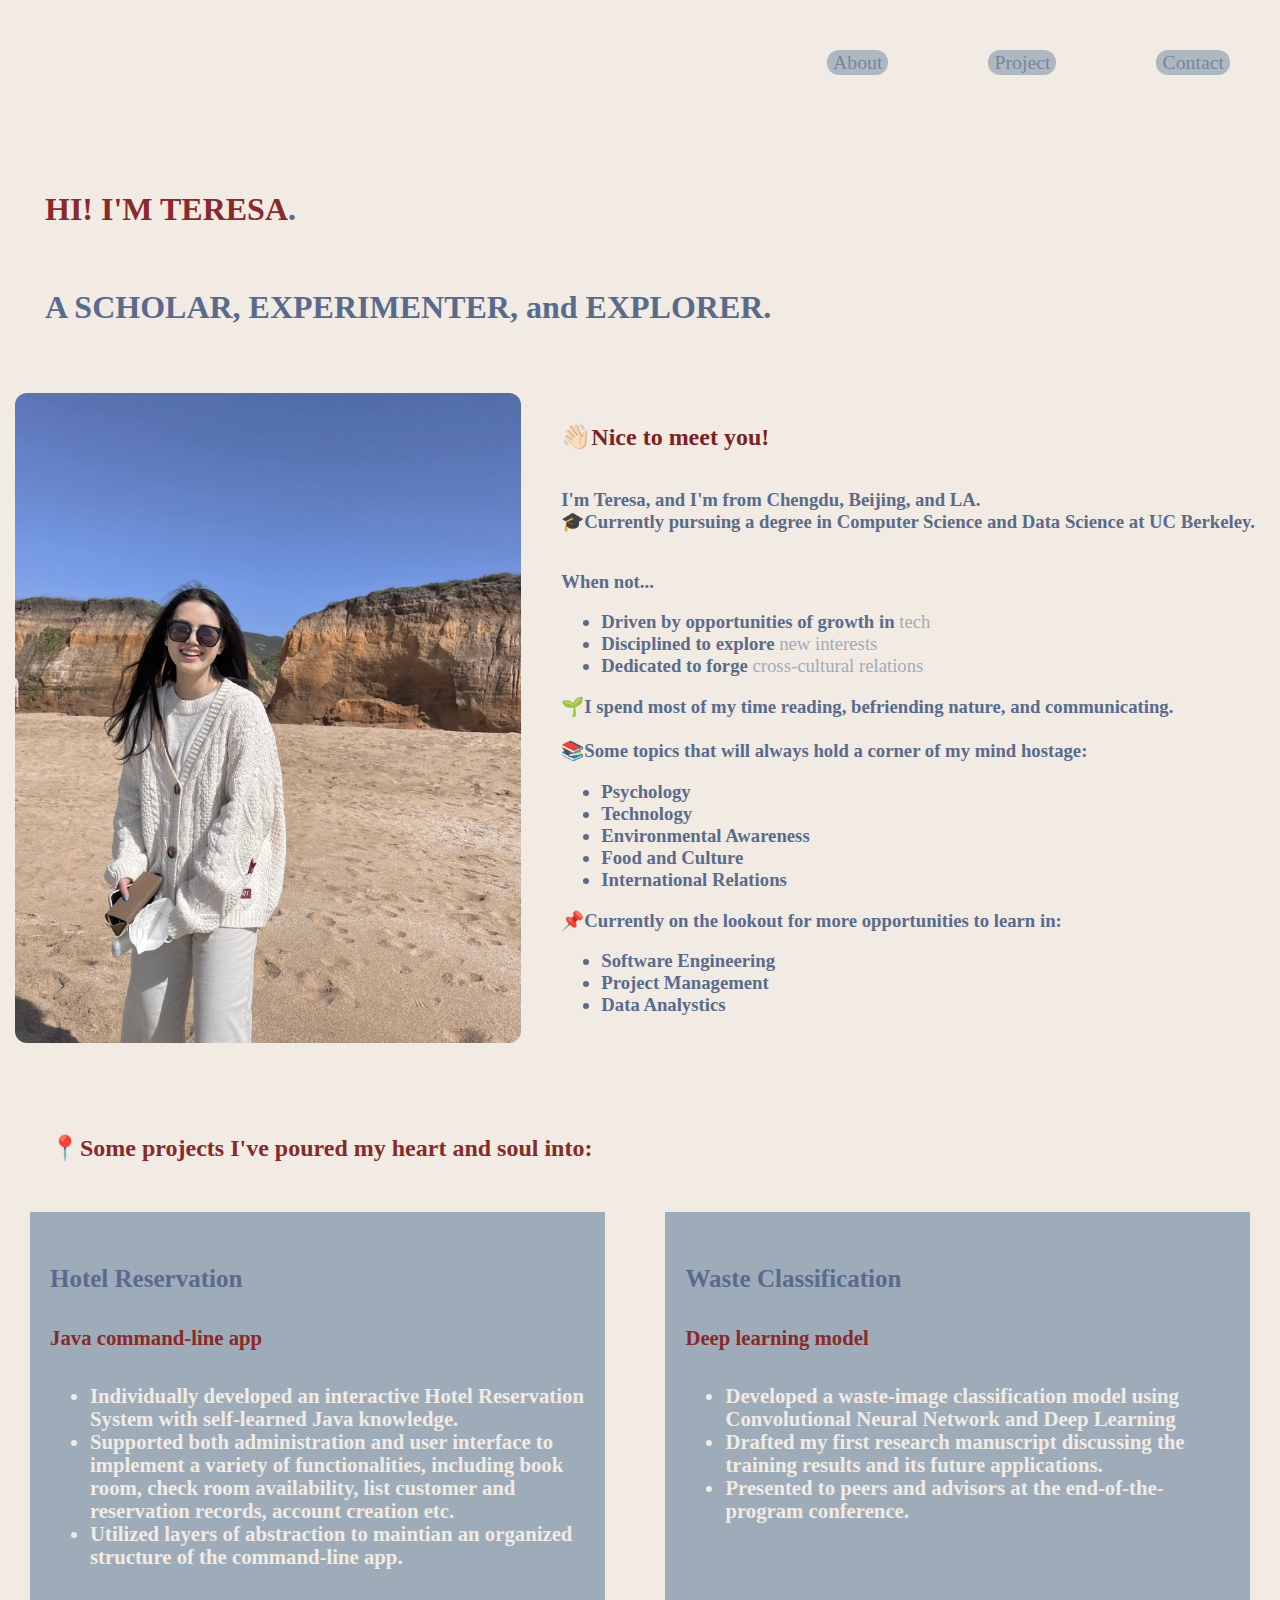
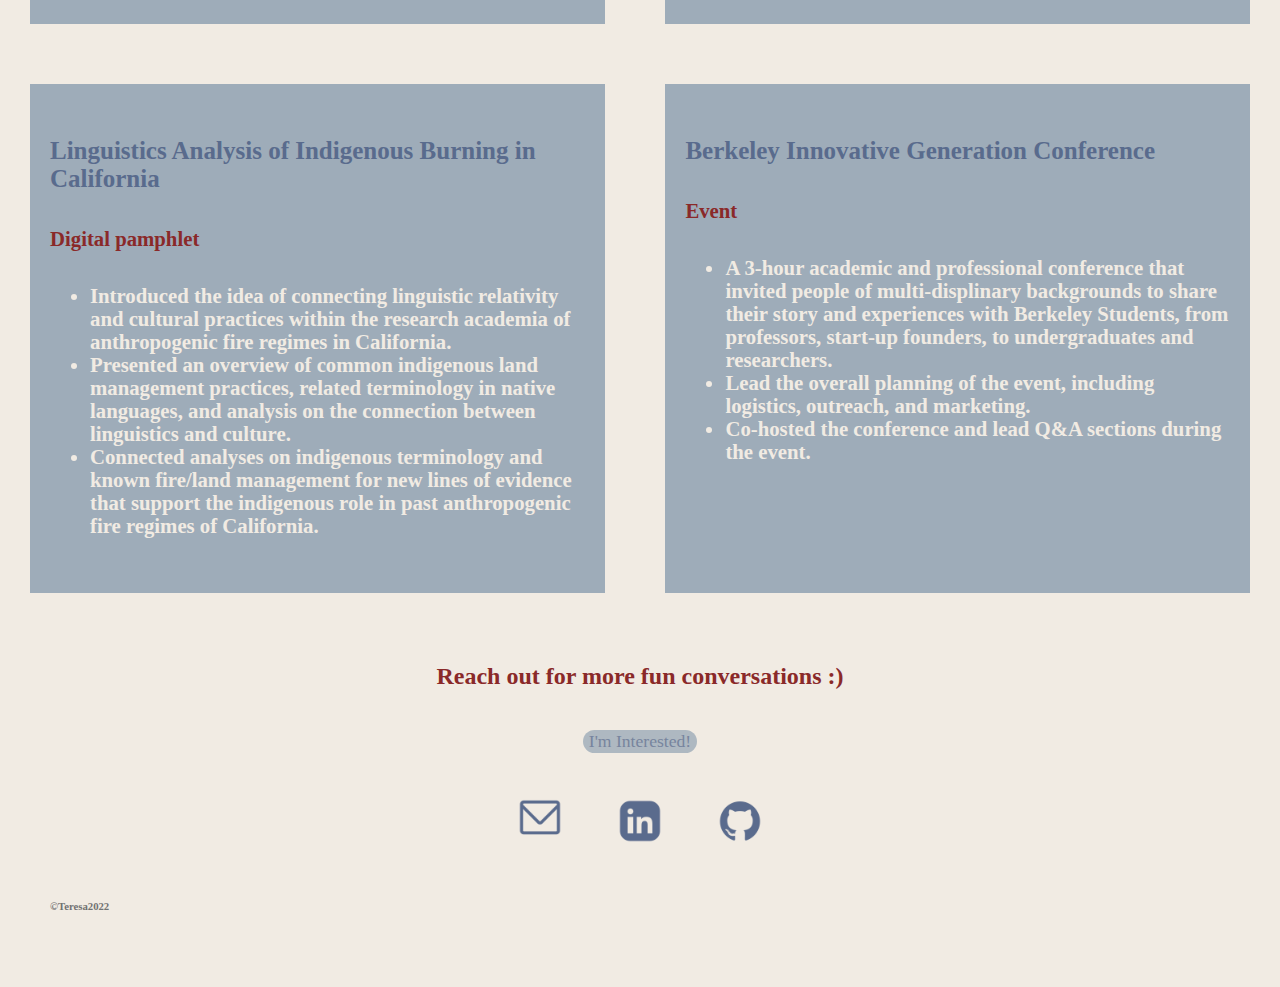
<file: index.html>
<!DOCTYPE html>
<html lang="en">

<head>
    <title>I'm Teresa Luo</title>
    <!-- <author>Teresa Luo</author> -->
    <meta charset="UTF-8">
    <meta name="viewport" content="width=device-width, initial-scale=1.0">
    <meta http-equiv="X-UA-Compatible" content="ie=edge">
    <link rel="stylesheet", href="styles.css">

</head>

<body>
    <html>
        <div class="navbar">
            <div class="nav">
                <div class="nav-button">
                    <a href="#About"> 
                        <button class="button darkerBlue" type="button">About</button>
                    </a>   
                </div>
                <div class="nav-button">
                    <a href="#Project"> 
                        <button class="button darkerBlue" type="button">Project</button>
                    </a>
                </div>
                <div class="nav-button">
                    <a href="#Contact"> 
                        <button class="button darkerBlue" type="button">Contact</button>
                    </a>    
                </div>
            </div>
        </div>
        
        <div class="mainIntro darkerBlue">
            <h1><span style="color: rgb(138, 41, 41)">HI! I'M TERESA</span>.</h1>
            <br>
            <h1>A SCHOLAR, EXPERIMENTER, and EXPLORER.</h1>
        </div>

        <div id="About">
            <div class="biocontainer">
                <div class="bio">
                    <img src="Me.jpg" alt="Teresa" class="mePhoto">
                </div>

                <div class="aboutMe darkerBlue">
                    <h2>👋🏻<span style="color: rgb(124, 34, 34)">Nice to meet you!</span></h2>
                    <h3>
                    I'm Teresa, and I'm from Chengdu, Beijing, and LA. 
                    <br>
                    <span>🎓Currently pursuing a degree in Computer Science and Data Science at UC Berkeley. </span>
                    </h3>

                    <h3>When not...  
                        <ul>
                            <li>Driven by opportunities of growth in 
                                <a href="http://data8.org/fa22/" target= _blank style="font-weight:400; color:rgb(158, 172, 185)">tech</a>
                            </li>
                            <li>Disciplined to explore
                                <a href="https://fullstackdecal.com/" target= _blank style="font-weight:400; color:rgb(158, 172, 185)">new interests</a>
                            </li>
                            <li>Dedicated to forge 
                                <a href="https://www.berkeleychinasummit.org/" target= _blank style="font-weight:400; color:rgb(158, 172, 185)">cross-cultural relations</a>
                            </li>
                        </ul>
                    🌱I spend most of my time reading, befriending nature, and communicating.
                    <br>   
                    <br>
                    📚Some topics that will always hold a corner of my mind hostage: 
                    <ul>
                        <li >Psychology</li>
                        <li>Technology</li>
                        <li>Environmental Awareness</li>
                        <li>Food and Culture</li>
                        <li>International Relations</li>
                    </ul>
                    
                    📌Currently on the lookout for more opportunities to learn in: 
                    <ul>
                        <li>Software Engineering</li>
                        <li>Project Management</li>
                        <li>Data Analystics</li>
                    </ul>
                    </h3> 
                </div>  
            </div>
        </div>
        
        <div id="Project">
            <h2 class="subtitle-Project prettyRed">📍Some projects I've poured my heart and soul into:</h2>

            <div class="grid-container">
                <div class="item item-1">
                    <h4>
                        <a class="title" href="https://github.com/teresaluo1210/Hotel-Reservation" target= _blank>
                            Hotel Reservation</a>
                    </h4>
                    <h5 class="subtitle prettyRed">Java command-line app</h5>
                    <div class="projectdes">
                        <h5>
                        <ul>
                            <li>Individually developed an interactive Hotel Reservation System with self-learned Java knowledge.</li>
                            <li>Supported both administration and user interface to implement a variety of functionalities, including book room, 
                                check room availability, list customer and reservation records, account creation etc. </li>
                            <li>Utilized layers of abstraction to maintian an organized structure of the command-line app.</li>
                        </ul>
                        </h5>
                    </div>
                </div>

                <div class="item item-2">
                    <h4>
                        <a class="title" href="https://drive.google.com/file/d/1z6J8eS9vQh0kC7H7gb4BIqSaFN6-qBXB/view?usp=sharing" target= _blank> 
                        Waste Classification</a>
                    </h4>            
                    <h5 class="subtitle prettyRed">Deep learning model</h5>
                    <div class="projectdes">
                        <h5>
                        <ul>
                            <li>Developed a waste-image classification model using Convolutional Neural Network and Deep Learning</li>
                            <li>Drafted my first research manuscript discussing the training results and its future applications. </li>
                            <li>Presented to peers and advisors at the end-of-the-program conference. </li>
                        </ul>
                        </h5>
                    </div>
                </div>

                <div class="item item-3">
                    <h4 >
                        <a class="title" href="https://drive.google.com/file/d/1kk6t6iTr2fys7L89GQFjZM2b2_qLtI6R/view?usp=sharing" target= _blank>
                            Linguistics Analysis of Indigenous Burning in California</a>
                    </h4>
                    <h5 class="subtitle prettyRed">Digital pamphlet</h5>
                    <div class="projectdes">
                        <h5>
                        <ul>
                            <li>Introduced the idea of connecting linguistic relativity and cultural practices within the research academia of 
                                anthropogenic fire regimes in California.</li>
                            <li>Presented an overview of common indigenous land management practices, 
                                related terminology in native languages, and analysis on the connection between linguistics and culture.</li>
                            <li>Connected analyses on indigenous terminology and known fire/land management for new lines of evidence that 
                                support the indigenous role in past anthropogenic fire regimes of California.
                            </li>
                        </ul>
                        </h5>
                    </div>
                </div>

                <div class="item item-4">
                    <h4> 
                        <a class="title" href="https://www.youtube.com/playlist?list=PLlT9ZH4-urLvkiHZXj6w25EOOG-_flZfl" target= _blank 
                        >Berkeley Innovative Generation Conference</a></h4>
                    <h5 class="subtitle prettyRed">Event</h5>
                    <div class="projectdes">
                        <h5>
                        <ul>
                            <li>A 3-hour academic and professional conference that invited people of multi-displinary backgrounds to share 
                                their story and experiences with Berkeley Students, from professors, start-up founders, to undergraduates and 
                                researchers.</li>
                            <li>Lead the overall planning of the event, including logistics, outreach, and marketing. </li>
                            <li>Co-hosted the conference and lead Q&A sections during the event.</li>
                        </ul>
                        </h5>
                    </div>
                </div>
            </div>
        </div>

        <div id="Contact">
            <div class="contactContainer">
                <div>
                    <h2 class="reachout prettyRed">Reach out for more fun conversations :)</h2>
                </div>

                <div>
                    <a class="contactElem" target="_blank" href="interestForm.html">
                        <button class="button darkerBlue" type="button">I'm Interested!</button>
                    </a>
                </div>
                <br>
                <div class="contactElem">
                    <a href="mailto: teresaluo1210@berkeley.edu" target= _blank><img class="logo" src="email.png"/></a>
                    <a href="https://www.linkedin.com/in/teresa-luo-lmk1210/" target= _blank><img class="logo" src="linkedin.png"/></a>
                    <a href="https://github.com/teresaluo1210" target= _blank><img class="logo" src="github.png"/></a>
                </div>
            </div>
        </div>

        <div class="footnote">
            <h6>©Teresa2022</h6>
        </div>

    </html>
</body>
</file>
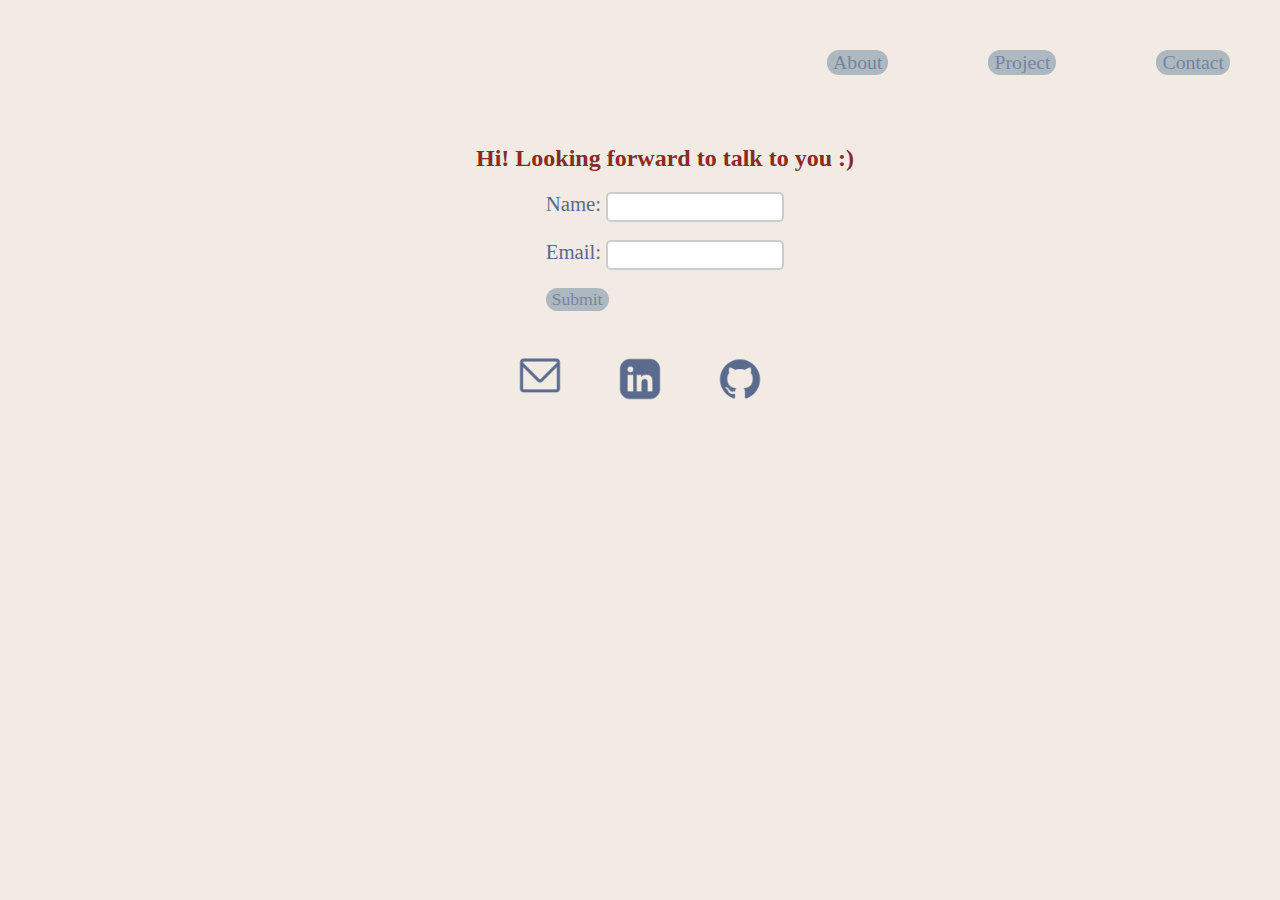
<file: interestForm.html>
<!DOCTYPE html>
<html lang="en">
    <head>
        <title>Interest Form</title>
        <meta charset="UTF-8">
        <meta name="viewport" content="width=device-width, initial-scale=1.0">
        <meta http-equiv="X-UA-Compatible" content="ie=edge">
        <link rel="stylesheet", href="styles.css">
    </head>
    <body>
        <div class="navbar">
            <div class="nav">
                <div class="nav-button">
                    <a href="#About"> 
                        <button class="button darkerBlue" type="button">About</button>
                    </a>   
                </div>
                <div class="nav-button">
                    <a href="#Project"> 
                        <button class="button darkerBlue" type="button">Project</button>
                    </a>
                </div>
                <div class="nav-button">
                    <a href="#Contact"> 
                        <button class="button darkerBlue" type="button">Contact</button>
                    </a>    
                </div>
            </div>
        </div>

        <div class="interestForm">
            <h2 class="prettyRed">Hi! Looking forward to talk to you :) </h2>
            <form>
                <label class="darkerBlue" for = "name" id="inputText">Name: </label>
                <input type="text">
                <br> </br>
                <label class="darkerBlue" for = "email" id="inputText">Email: </label>
                <input type="text" >
                <br></br>
                <button class="button", type="button", id="submit", onclick="alert('Thank you!')">Submit</button> 
            </form>
        </div>

        <br>
        <div id="Contact">
            <div class="contactElem">
                <a href="mailto: teresaluo1210@berkeley.edu" target= _blank><img class="logo" src="email.png"/></a>
                <a href="https://www.linkedin.com/in/teresa-luo-lmk1210/" target= _blank><img class="logo" src="linkedin.png"/></a>
                <a href="https://github.com/teresaluo1210" target= _blank><img class="logo" src="github.png"/></a>
            </div>
        </div>

    </body>
</html>
</file>
<file: styles.css>
*{
    font-family: Garamound;
}

/* colors */
.favBlue{
    color: rgb(190, 209, 223);
}

.darkerBlue{
    color:rgb(89, 107, 141)
}

.prettyRed{
    color:rgb(138, 41, 41)
}

.beige{
    color: rgb(241, 235, 227)
}

/* Main website */
a:link { text-decoration: none; }

body {
    margin: 0px;
    padding: 0px;
    background-color: rgb(241, 235, 227);
}

.button{
    background-color: rgb(158, 172, 185);
    color:rgb(89, 107, 141);
    opacity: 0.8;
    border: none;
    border-radius: 12px;
    font-size: 110%;
    display: inline-block;
    transition-duration: 0.4s;
    transition: 0.1 ease;
}

button:hover {
    color: white;
    transform: scale(1.2);
}

.nav{
    display: flex;
    justify-content: right;
}

.nav-button{
    padding: 50px;
    font-size: large;
}

/* About */
.mainIntro{
    padding: 45px;
}
.biocontainer{
    display: flex;
    justify-content: space-around;
    align-items: flex-start;
}

.mePhoto {
    display: flex;
    justify-content: center;
    height: 650px;
    width: auto;
    border-radius: 12px;
    
}

.aboutMe{
    display: flex;
    flex-direction: column;
    padding: 10px;
}

/* Project */
.subtitle-Project{
    display:inline-flex;
    padding-left: 50px;
    padding-top: 50px;
}

.grid-container{
    display: grid;
    border-radius: 12px;
}

.item{
    background-color: rgb(158, 172, 185);
    border: 30px solid rgb(241, 235, 227) ;
    padding: 20px;
    font-size: 25px;
    text-align: start;
    width: fit-content;
    
}

.item-1, .item-5 {
    grid-column: 1/2;
  }

.item-2, .item-6 {
    grid-column: 2/4;
}

.item-3, .item-7 {
    grid-column: 1/3;
}

.item-4, .item-8 {
    grid-column: 3/4;
}

.title{
    display: flex;
    justify-content: start;
    transition-duration: 0.4s;
    transition: 0.1 ease;
    color:rgb(89, 107, 141)
}
.title:hover {
    color: white;
}

.projectdes{
    color: rgb(241, 235, 227)
}


.subtitle{
    display: flex;
    align-self: flex-start;
}

/* Contact */
.contactContainer{
    display: flex;
    flex-direction: column;
    justify-content: center;
    align-content: center;
}

.reachout{
    width: auto;
    display: flex;
    padding: 20px;
    justify-content: center;
}

.contactElem{
    display: flex;
    justify-content: center;
    align-content: center;
}

.logo{
    height: 100px;
    width: auto;
    transition: transform 0.4s 0.05s ease;
}

.logo:hover {
    transform: scale(1.3);
}

.footnote{
    display: flex;
    justify-content: start;
    padding-left: 50px;
    padding-bottom: 50px;
    color:rgb(114, 114, 114);
}

/* InterestForm */
.interestForm{
    display: flex;
    flex-direction: column;
    align-items: center;
    padding-left: 50px;
}
#inputText{
    font-size: 130%;
}

input[type=text] {
    padding:5px; 
    border:2px solid #ccc; 
    -webkit-border-radius: 5px;
    border-radius: 5px;
    height: 110%;
}

input[type=submit] {
    background-color: rgb(158, 172, 185);
    color: rgb(89, 107, 141);
    opacity: 0.8;
    border: none;
    border-radius: 12px;
    font-size: 120%;
    display: inline-block;
    transition-duration: 0.4s;
    transition: 0.1 ease;
}

input[type=submit]:hover {
    color: white;
    transform: scale(1.2);
}
</file>
